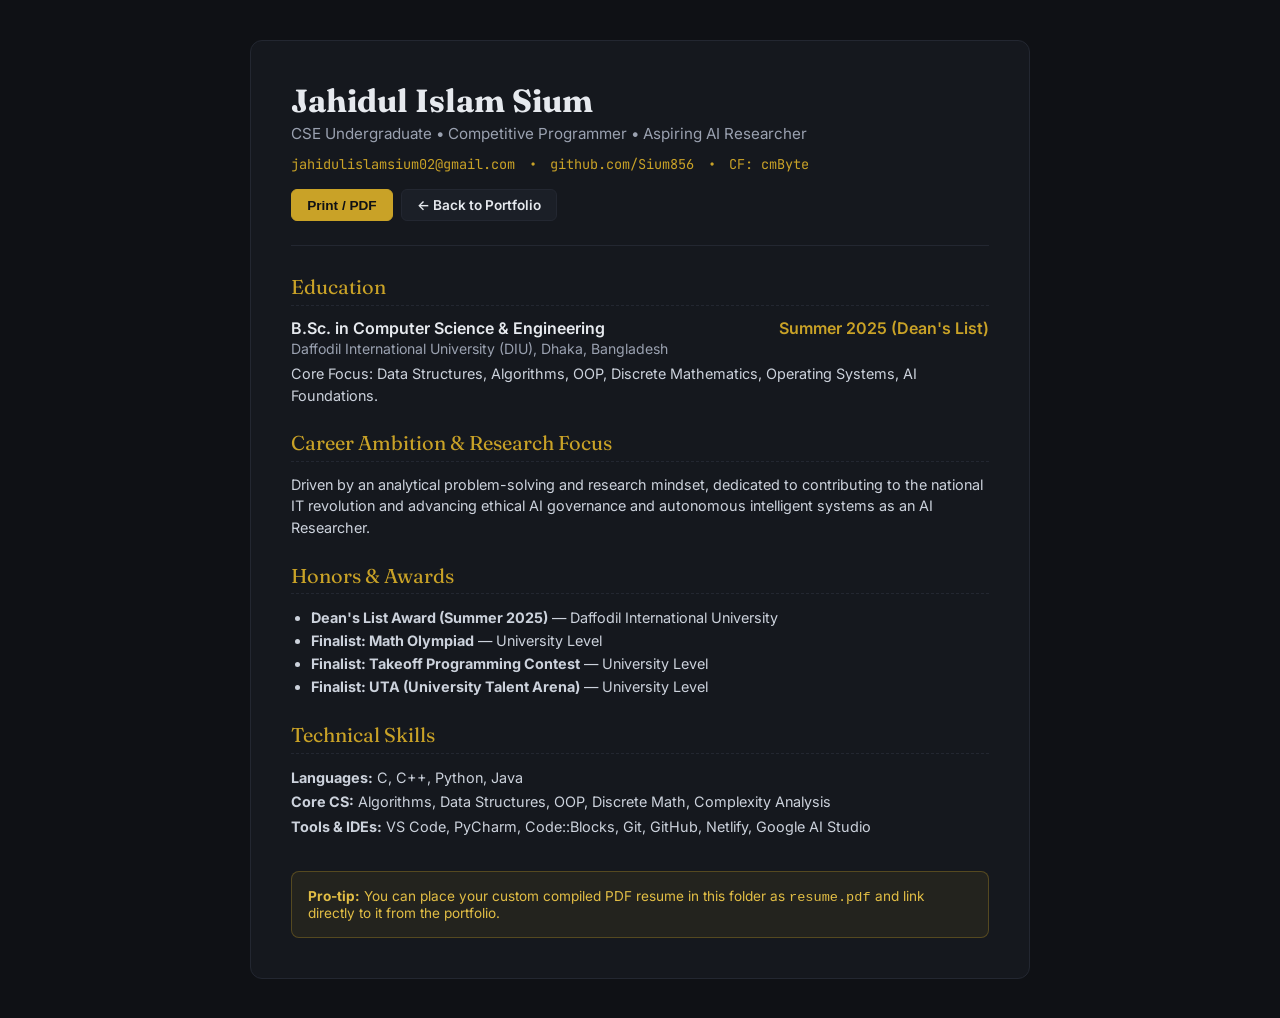
<file: resume.html>
<!DOCTYPE html>
<html lang="en">
<head>
  <meta charset="UTF-8" />
  <meta name="viewport" content="width=device-width, initial-scale=1.0" />
  <title>Resume - Jahidul Islam Sium</title>
  <link rel="preconnect" href="https://fonts.googleapis.com" />
  <link rel="preconnect" href="https://fonts.gstatic.com" crossorigin />
  <link href="https://fonts.googleapis.com/css2?family=Fraunces:opsz,wght@9..144,600;700&family=Inter:wght@400;500;600;700&family=JetBrains+Mono:wght@400;500&display=swap" rel="stylesheet" />
  <style>
    :root {
      --bg: #0F1115;
      --surface: #15181E;
      --border: #232731;
      --accent: #C9A227;
      --text: #E6E9EE;
      --muted: #9AA1B0;
    }
    * { box-sizing: border-box; margin: 0; padding: 0; }
    body {
      background: var(--bg);
      color: var(--text);
      font-family: 'Inter', sans-serif;
      padding: 2.5rem 1rem;
      display: flex;
      justify-content: center;
      min-height: 100vh;
    }
    .resume-card {
      width: 100%;
      max-width: 780px;
      background: var(--surface);
      border: 1px solid var(--border);
      border-radius: 12px;
      padding: 2.5rem;
    }
    .header {
      border-bottom: 1px solid var(--border);
      padding-bottom: 1.5rem;
      margin-bottom: 1.75rem;
      display: flex;
      justify-content: space-between;
      align-items: flex-start;
      flex-wrap: wrap;
      gap: 1rem;
    }
    h1 {
      font-family: 'Fraunces', serif;
      font-size: 2rem;
      color: var(--text);
    }
    .tagline {
      color: var(--muted);
      font-size: 0.95rem;
      margin-top: 0.25rem;
    }
    .contact-bar {
      display: flex;
      flex-wrap: wrap;
      gap: 0.85rem;
      font-size: 0.85rem;
      color: var(--accent);
      font-family: 'JetBrains Mono', monospace;
      margin-top: 0.75rem;
    }
    .contact-bar a { color: inherit; text-decoration: none; }
    .btn-group { display: flex; gap: 0.5rem; }
    .btn {
      display: inline-flex;
      align-items: center;
      gap: 0.4rem;
      padding: 0.45rem 0.95rem;
      border-radius: 6px;
      font-size: 0.85rem;
      font-weight: 600;
      text-decoration: none;
      border: 1px solid var(--border);
      background: #1B1F27;
      color: var(--text);
      cursor: pointer;
    }
    .btn-primary { background: var(--accent); color: #0F1115; border-color: var(--accent); }
    .section-title {
      font-family: 'Fraunces', serif;
      font-size: 1.25rem;
      color: var(--accent);
      margin: 1.5rem 0 0.75rem;
      border-bottom: 1px dashed var(--border);
      padding-bottom: 0.35rem;
    }
    .item { margin-bottom: 1rem; }
    .item-header { display: flex; justify-content: space-between; font-weight: 600; }
    .item-sub { color: var(--muted); font-size: 0.88rem; margin: 0.15rem 0 0.35rem; }
    .item-desc { color: #CCD2DC; font-size: 0.9rem; line-height: 1.5; }
    .note-box {
      margin-top: 2rem;
      padding: 1rem;
      border-radius: 8px;
      background: rgba(201, 162, 39, 0.08);
      border: 1px solid rgba(201, 162, 39, 0.3);
      font-size: 0.85rem;
      color: #E2BE45;
    }
  </style>
</head>
<body>
  <div class="resume-card">
    <div class="header">
      <div>
        <h1>Jahidul Islam Sium</h1>
        <div class="tagline">CSE Undergraduate • Competitive Programmer • Aspiring AI Researcher</div>
        <div class="contact-bar">
          <a href="mailto:jahidulislamsium02@gmail.com">jahidulislamsium02@gmail.com</a> •
          <a href="https://github.com/Sium856" target="_blank">github.com/Sium856</a> •
          <a href="https://codeforces.com/profile/cmByte" target="_blank">CF: cmByte</a>
        </div>
      </div>
      <div class="btn-group">
        <button class="btn btn-primary" onclick="window.print()">Print / PDF</button>
        <a href="/" class="btn">&larr; Back to Portfolio</a>
      </div>
    </div>

    <div class="section-title">Education</div>
    <div class="item">
      <div class="item-header">
        <span>B.Sc. in Computer Science &amp; Engineering</span>
        <span style="color: var(--accent);">Summer 2025 (Dean's List)</span>
      </div>
      <div class="item-sub">Daffodil International University (DIU), Dhaka, Bangladesh</div>
      <div class="item-desc">Core Focus: Data Structures, Algorithms, OOP, Discrete Mathematics, Operating Systems, AI Foundations.</div>
    </div>

    <div class="section-title">Career Ambition &amp; Research Focus</div>
    <div class="item-desc">
      Driven by an analytical problem-solving and research mindset, dedicated to contributing to the national IT revolution and advancing ethical AI governance and autonomous intelligent systems as an AI Researcher.
    </div>

    <div class="section-title">Honors &amp; Awards</div>
    <ul style="padding-left: 1.25rem; font-size: 0.9rem; color: #CCD2DC; line-height: 1.6;">
      <li><strong>Dean's List Award (Summer 2025)</strong> — Daffodil International University</li>
      <li><strong>Finalist: Math Olympiad</strong> — University Level</li>
      <li><strong>Finalist: Takeoff Programming Contest</strong> — University Level</li>
      <li><strong>Finalist: UTA (University Talent Arena)</strong> — University Level</li>
    </ul>

    <div class="section-title">Technical Skills</div>
    <div class="item-desc" style="line-height: 1.7;">
      <strong>Languages:</strong> C, C++, Python, Java<br/>
      <strong>Core CS:</strong> Algorithms, Data Structures, OOP, Discrete Math, Complexity Analysis<br/>
      <strong>Tools &amp; IDEs:</strong> VS Code, PyCharm, Code::Blocks, Git, GitHub, Netlify, Google AI Studio
    </div>

    <div class="note-box">
      <strong>Pro-tip:</strong> You can place your custom compiled PDF resume in this folder as <code>resume.pdf</code> and link directly to it from the portfolio.
    </div>
  </div>
</body>
</html>
</file>
